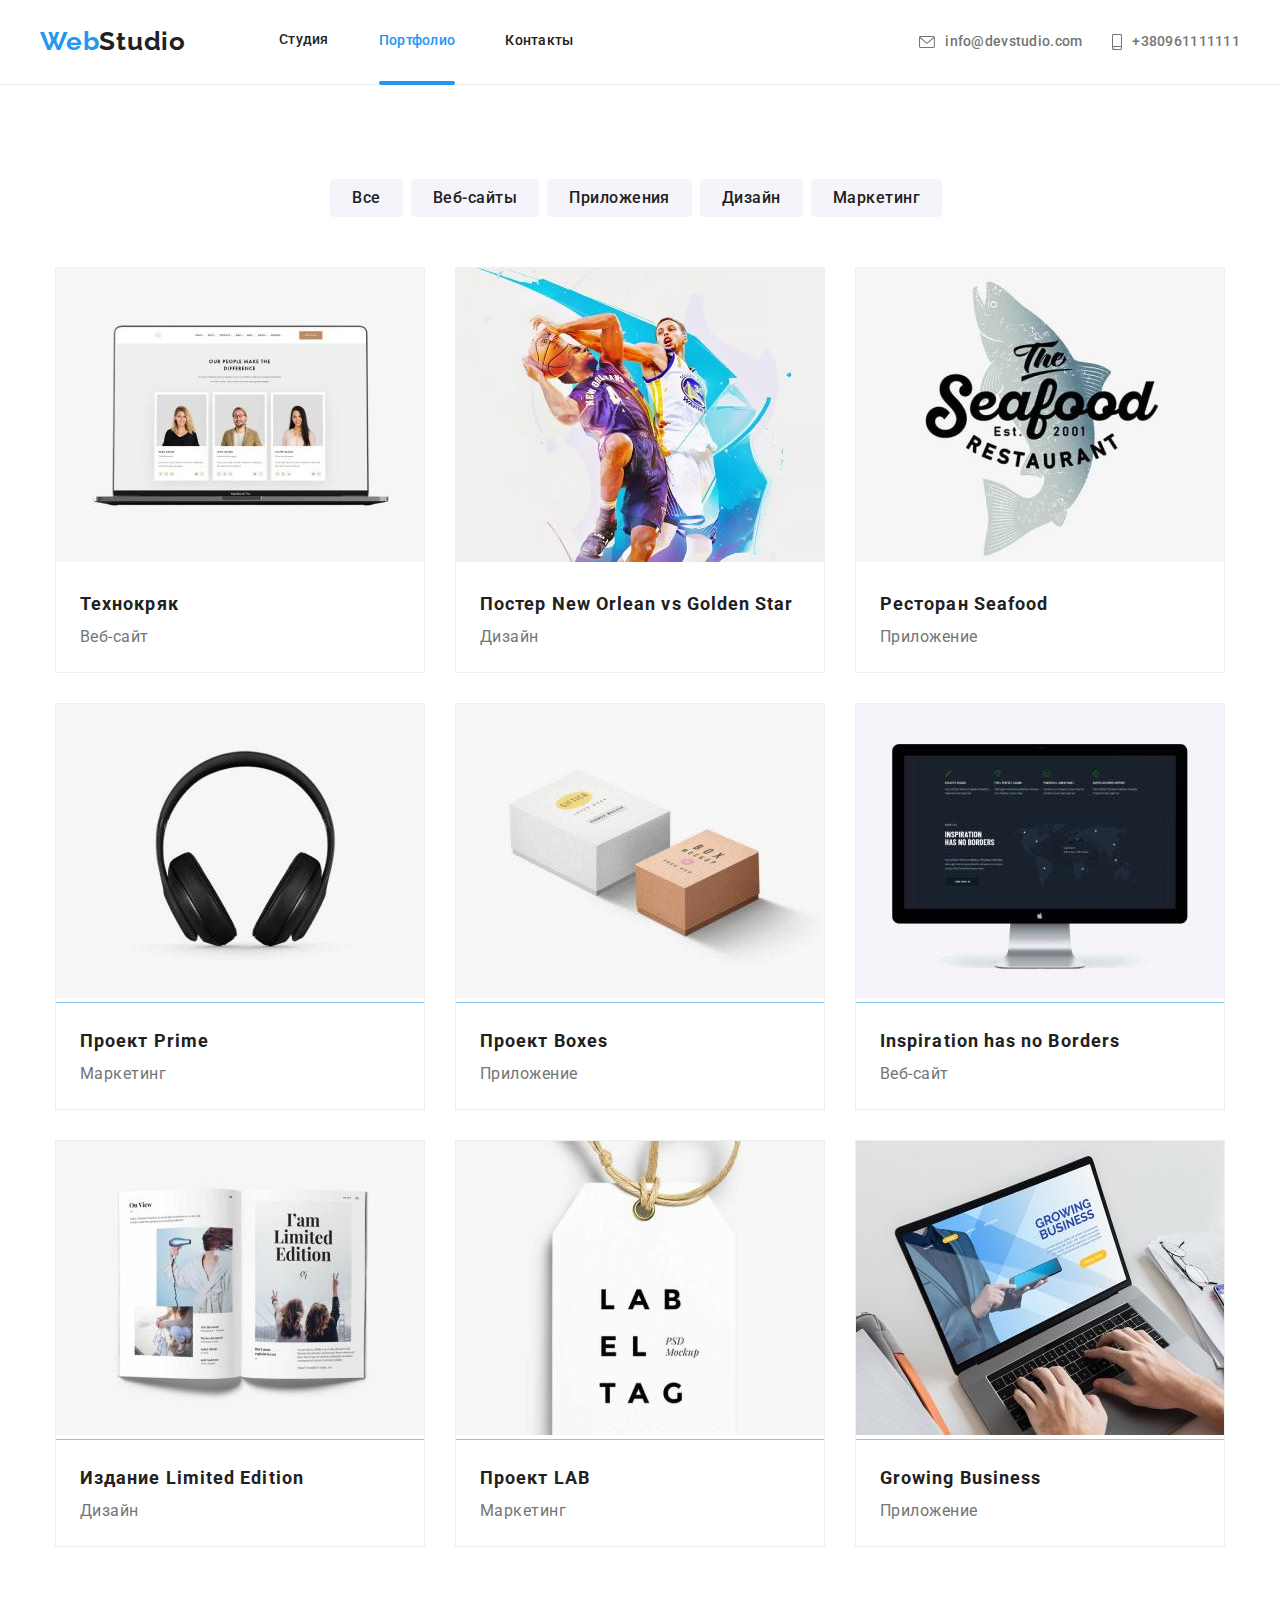
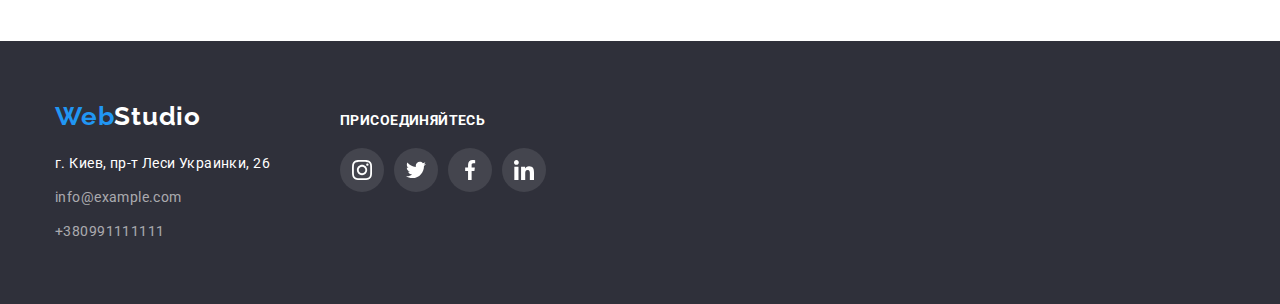
<file: portfolio.html>
<!DOCTYPE html>
<html lang="en">
<head>
    <meta charset="UTF-8">
    <meta http-equiv="X-UA-Compatible" content="IE=edge">
    <meta name="viewport" content="width=device-width, initial-scale=1.0">
    <link rel="stylesheet" href="./css/style.css">
    <link rel="preconnect" href="https://fonts.googleapis.com">
    <link rel="preconnect" href="https://fonts.gstatic.com" crossorigin>
    <link href="https://fonts.googleapis.com/css2?family=Roboto:wght@400;500;700;900&display=swap" rel="stylesheet">
    <link href="https://fonts.googleapis.com/css2?family=Oleo+Script&family=Raleway:wght@700&family=Roboto&display=swap" rel="stylesheet">
    <link rel="stylesheet" href="https://cdnjs.cloudflare.com/ajax/libs/modern-normalize/1.1.0/modern-normalize.min.css"> 
    <title>Document</title>
</head>
<body>
    
    <header class="hero-box" >

        <div class="hero-box_container main-div">

        <nav class="navbar">
                <a href="/" class="logo"><span class="logo-first">Web</span>Studio</a>           
            <ul class="nav-links list">
                <li class="nav-item"><a href="./index.html" class="link nav-link_studio_two">Студия</a></li>
                <li class="nav-item"><a href="./portfolio.html" class="link nav-link_portfolio_two">Портфолио</a></li>
                <li class="nav-item"><a href="" class="link nav-link_contacts_two">Контакты</a></li>
            </ul>
        </nav>
             <ul class="link-bars list">
                <li class="contact-icon">
                    <a href="mailto:info@devstudio.com" class="prime" aria-label="icon-envelope-mail">
                        <svg class="ico-mails envelope-mail">
                            <use href="./images/sprite.svg#icon-envelope-mail"></use>
                        </svg>
                    info@devstudio.com</a>
                </li>
                <li class="contact-icon">
                    <a href="tel:+380961111111" class="prime" aria-label="icon-smartphone">
                        <svg class="ico-mails smartphone">
                            <use href="./images/sprite.svg#icon-smartphone"></use>
                        </svg>
                    +380961111111</a>
                </li>                  
             </ul>

        </div>     

    </header>

<main class="skills-bar">
    <!-- main skills -->

    <section class="main-bar-portfolio">

        <div class="main-serch_bar container">

            <!-- search buttons -->

            <ul class="buttons-items buttons-bar">
                <li class="buttons-item first">
                    <button class="search-button option" type="button-type">Все</button>
                </li>                          
                <li class="buttons-item second">                                       
                    <button class="search-button_second option" type="button-type">Веб-сайты</button>
                </li>        
                <li class="buttons-item third">    
                    <button class="search-button_third option" type="button-type">Приложения</button>
                </li>
                <li class="buttons-item fourth">                        
                    <button class="search-button_fourth option" type="button-type">Дизайн</button>
                </li>       
                <li class="buttons-item fifth">   
                    <button class="search-button_fifth option" type="button-type">Маркетинг</button>
                </li>       
            </ul>

            <!-- Our products -->

                <ul class="employees-bar posts">
                    <li class="employees-item all">  
                        <div class="employees-open">            
                        <img src="./images/techno.jpg" class="employees-img" alt="лучшие сотрудники" width=370">
                        <p class="employees-text">
                            Технокряк это современная площадка распространения коронавируса. Компании используют эту платформу для цифрового шпионажа и атак на защищённые сервера конкурентов.
                        </p>
                        </div>
                        <div class="texts">
                            <h3 class="employees-text_item">Технокряк</h3>
                            <p class="employees-text_name">Веб-сайт</p>
                        </div> 
                    </li>                                       
                    <li class="poster-item all">  
                        <div class="employees-open">  
                        <img src="./images/poster.jpg" class="poster-img" alt="постер" width="370">
                        <p class="employees-text">
                            Технокряк это современная площадка распространения коронавируса. Компании используют эту платформу для цифрового шпионажа и атак на защищённые сервера конкурентов.
                        </p>
                        </div>
                        <div class="texts">                       
                            <h3 class="poster-text_item">Постер New Orlean vs Golden Star</h3>
                            <p class="poster-text_name">Дизайн</p>
                        </div>
                    </li>           
                    <li class="fish-item all"> 
                        <div class="employees-open">   
                        <img src="./images/fish.jpg" class="fish-img" alt="лого рыбы" width="370">
                        <p class="employees-text">
                            Технокряк это современная площадка распространения коронавируса. Компании используют эту платформу для цифрового шпионажа и атак на защищённые сервера конкурентов.
                        </p>
                        </div>
                        <div class="texts">
                            <h3 class="fish-text_item">Ресторан Seafood</h3>
                            <p class="fish-text_name">Приложение</p>
                        </div>
                    </li>                
                    <li class="headphones-item all"> 
                        <div class="employees-open">   
                        <img src="./images/headphones.jpg" class="headphones-img" alt="наушники" width="370">
                        <p class="employees-text">
                            Технокряк это современная площадка распространения коронавируса. Компании используют эту платформу для цифрового шпионажа и атак на защищённые сервера конкурентов.
                        </p>
                        </div>
                        <div class="texts">
                            <h3 class="headphones-text_item">Проект Prime</h3>
                            <p class="headphones-text_name">Маркетинг</p>
                        </div>
                    </li>                
                    <li class="box-item all">  
                        <div class="employees-open"> 
                        <img src="./images/twoboxes.jpg" class="box-img" alt="коробки" width="370">
                        <p class="employees-text">
                            Технокряк это современная площадка распространения коронавируса. Компании используют эту платформу для цифрового шпионажа и атак на защищённые сервера конкурентов.
                        </p>
                        </div>
                        <div class="texts">
                            <h3 class="box-text_item"3>Проект Boxes</h3>
                            <p class="box-text_name">Приложение</p>
                        </div>
                    </li>                 
                    <li class="apple-item all">  
                        <div class="employees-open">  
                        <img src="./images/applemonitor.jpg" class="apple-img" alt="монитор эпл" width="370">
                        <p class="employees-text">
                            Технокряк это современная площадка распространения коронавируса. Компании используют эту платформу для цифрового шпионажа и атак на защищённые сервера конкурентов.
                        </p>
                        </div>
                        <div class="texts">
                            <h3 class="apple-text_item">Inspiration has no Borders</h3>
                            <p class="apple-name">Веб-сайт</p>
                        </div>
                    </li>                 
                    <li class="book-item all">   
                        <div class="employees-open"> 
                        <img src="./images/book.jpg" class="book-img" alt="книга" width="370">
                        <p class="employees-text">
                            Технокряк это современная площадка распространения коронавируса. Компании используют эту платформу для цифрового шпионажа и атак на защищённые сервера конкурентов.
                        </p>
                        </div>
                        <div class="texts">                               
                            <h3 class="book-text_item">Издание Limited Edition</h3>
                            <p class="book-text_name">Дизайн</p>
                        </div>
                    </li>                
                    <li class="label-item all">    
                        <div class="employees-open">
                        <img src="./images/label.jpg" class="label-img" alt="этикетка" width="370">
                        <p class="employees-text">
                            Технокряк это современная площадка распространения коронавируса. Компании используют эту платформу для цифрового шпионажа и атак на защищённые сервера конкурентов.
                        </p>
                        </div>
                        <div class="texts">                               
                            <h3 class="label-text_item">Проект LAB</h3>
                            <p class="label-text_name">Маркетинг</p>
                        </div>
                    </li>                
                    <li class="note-item all">    
                        <div class="employees-open">
                        <img src="./images/note.jpg" class="note-img" alt="ноутбук" width="370">
                        <p class="employees-text">
                            Технокряк это современная площадка распространения коронавируса. Компании используют эту платформу для цифрового шпионажа и атак на защищённые сервера конкурентов.
                        </p>
                        </div>
                        <div class="texts">                               
                            <h3 class="note-text_item">Growing Business</h3>
                            <p class="note-text_name">Приложение</p>
                        </div>
                    </li>
                </ul>

        </div>

    </section>    
</main>

<footer class="foot-box" id="footer">
    <div class="container footing">

        <div class="foot">
        <p class="footer-logo">
        <a href="/" class="logo-last"><span class="logo-first">Web</span>Studio</a>
        </p>
            <address class="adress-bar">
                <ul class="adress-items">
                    <li class="address-item mapping"><a href="https://www.google.com/maps/d/u/0/viewer?msa=0&amp;mid=10uSM3H-mIU3GznYo2szRIEphczw&amp;ll=50.42732700000001%2C30.538092&amp;z=17" class="adress-link">г. Киев, пр-т Леси Украинки, 26</a></li>
                    <li class="address-item information"><a href="mailto:info@example.com" class="mail-link">info@example.com</a></li>
                    <li class="address-item mobile"><a href="tel:+380991111111" class="phone-link">+380991111111</a></li>
                </ul>    
            </address> 
        </div>    
        <div class="navigation">
            <h1 class="footter-text">присоединяйтесь</h1>
                <ul class="join lets">
                <li class="join-link">
                    <a href="#" class="icon-join icon-instagram" aria-label="icon-instagram">
                        <svg class="ico-logo instagram">
                            <use href="./images/sprite.svg#icon-instagram"></use>
                        </svg>
                    </a>
                </li>
                <li class="join-link">
                    <a href="#" class="icon-join icon-twitter" aria-label="icon-twitter">
                        <svg class="ico-logo twitter">
                            <use href="./images/sprite.svg#icon-twitter"></use>
                        </svg>
                    </a>
                </li>
                <li class="join-link">
                    <a href="#" class="icon-join icon-facebook" aria-label="icon-facebook">
                        <svg class="ico-logo facebook">
                            <use href="./images/sprite.svg#icon-facebook"></use>
                        </svg>
                    </a>
                </li>
                <li class="join-link">
                    <a href="#" class="icon-join icon-linkedin" aria-label="icon-linkedin">
                        <svg class="ico-logo linkedin">
                            <use href="./images/sprite.svg#icon-linkedin"></use>
                        </svg>
                    </a>
                </li>
            </ul> 
        </div> 

    </div>
</footer>

</body>
</html>
</file>
<file: css/style.css>
:root {
    --theme-color: #2196F3;

    --text-primary: #212121;
    --text-secondary: #757575;
    --text-secondary-ligter: #fff;

    --primary-font: 'Roboto';
    --secondary-font: 'Raleway';
}

body {
    font-family: var(--primary-font), sans-serif;
    font-style: normal;
    font-weight: 500;
    background: var(--text-secondary-ligter);
}

ul {
    list-style: none;
}

a {
    text-decoration: none;
}

address {
    font-style: normal;
}

/* ======= Header styles here ======= */ 

.list {
    padding: 0;
    margin: 0;
    list-style: none;
}

.main-div {
    display: flex;
    align-items: center;
}

.navbar {
    display: flex;
    align-items: center;
}

.hero-box {
    box-sizing: border-box;
    border-bottom: 1px solid #ECECEC;
}

.hero-box_container {
    margin-left: auto;
    margin-right: auto;
    width: 1200px;
    background-color: var(--text-secondary-ligter);
}

.logo-first {
    font-family: var(--secondary-font);
    font-weight: 700;
    font-size: 26px;
    line-height: 1.2;
    letter-spacing: 0.03em;
    color: var(--theme-color);
}

.logo {
    margin-right: 93px;
    font-family: var(--secondary-font);
    font-weight: 700;
    font-size: 26px;
    line-height: 1.2;
    letter-spacing: 0.03em;
    color: var(--text-primary);
} 

.nav-links {
    display: flex;  
    font-family: inherit;
}

.nav-links :hover,
.nav-links :focus {
    color: var(--theme-color);
}

.nav-links .nav-item {
    margin-right: 50px;
}

.nav-links .nav-item:last-child {
    margin-right: 0px;
}

.link-bars {
    display: flex;
    margin-left: auto;
}

.link-bars :hover,
.link-bars :focus {
    color: var(--theme-color);
}

.link-bars .contact-icon {
    margin-right: 30px;
}

.link-bars .contact-icon:last-child {
    margin-right: 0px;
}    

.nav-links .studio {
    color: var(--theme-color);
}

.link {
    display: block;
    padding-top: 32px;
    padding-bottom: 32px;
    font-family: var(--primary-font);
    font-size: 14px;
    line-height: 1.1;
    letter-spacing: 0.02em;
    color: var(--text-primary);

    transition-duration: 250ms;
    transition-timing-function: cubic-bezier(0.4, 0, 0.2, 1);
}

.studio::after {
    content: "";
    display: block;
    position: relative;
    width: 100%;
    height: 4px;
    bottom: 0;
    top: 33px;
    background: var(--theme-color);
    border-radius: 2px;
}

.prime {
    display: flex; 
    padding-top: 32px;
    padding-bottom: 32px;
    align-items: center;
    justify-content: center;
    font-family: var(--primary-font);
    font-size: 14px;
    line-height: 1.1;
    letter-spacing: 0.02em;
    color: var(--text-secondary);

    transition-duration: 250ms;
    transition-timing-function: cubic-bezier(0.4, 0, 0.2, 1);
}

.envelope-mail {
    width: 16px;
    height: 12px;
    margin-right: 10px;
    fill: var(--text-secondary);
}

.smartphone {
    width: 10px;
    height: 16px;
    margin-right: 10px;
    fill: var(--text-secondary);
}

.prime:hover .ico-mails,
.prime:focus .ico-mails {
    fill: var(--theme-color);
} 

/* == main == What we do == */
.nav-link_studio_two {
    font-family: var(--primary-font);
    font-size: 14px;
    line-height: 1.1;
    letter-spacing: 0.02em;
    color: var(--text-primary);
}

.nav-link_portfolio_two {
    font-family: var(--primary-font);
    font-size: 14px;
    line-height: 16px;
    letter-spacing: 0.02em;
    color: var(--theme-color);
}

.nav-link_portfolio_two::after {
    content: "";
    display: block;
    position: relative;
    width: 100%;
    height: 4px;
    bottom: 0;
    top: 33px;
    background: var(--theme-color);
    border-radius: 2px;
}

.nav-link_contacts_two {
    font-family: var(--primary-font);
    font-size: 14px;
    line-height: 16px;
    letter-spacing: 0.02em;
    color: var(--text-primary);
}

.nav-link {
    color: var(--text-primary);
}

/* ===== body there ==== */

.business-bar {
    max-width: 1600px;
    height: 600px;
    padding: 200px 0;
    margin: auto;
    text-align: center;
    border: 1px solid var(--theme-color);
    background-image: linear-gradient(#2F303A80, #2F303A40), url(../images/Img.jpg); 
    background-position: 0px 0px;
    background-size: 100% 100%;
}

.business-title_bar {
    margin-top: 0;
    margin-bottom: 30px; 
    font-family: var(--primary-font);
    font-weight: 900;
    font-size: 44px;
    line-height: 1.4;
    letter-spacing: 0.06em;
    text-transform: uppercase;
    color: var(--text-secondary-ligter);
}

.section-button {
    display: inline-block;
    padding: 10px 32px;
    background: var(--theme-color);
    border-radius: 4px;
    min-width: 200px;
    border: transparent;
    text-align: center;

    font-family: var(--primary-font);
    font-weight: 700;
    font-size: 16px;
    line-height: 1.9;

    box-shadow: 0px 4px 4px rgba(0, 0, 0, 0.15);
    color: var(--text-secondary-ligter);
}

.container {
    width: 1200px;
    padding-left: 15px;
    padding-right: 15px;
    background: var(--text-secondary-ligter);
    margin-left: auto;
    margin-right: auto;
}

.description-bar {
    padding-top: 94px;
    padding-bottom: 94px;
} 

.details {
    display: flex;
}

.icon-details {
    display: flex;
    align-items: center;
    justify-content: center;
    margin-bottom: 30px;
    width: 270px;
    height: 120px;
    background: #F5F4FA;
    border-radius: 4px;
}

.aim-bar {
    padding: 0;
    margin: 0;
    list-style: none;
}   

.aim {
    margin-right: 30px;
}

.aim:last-child {
    margin-right: 0;
}

.ico-attention {
    width: 70px;
    height: 70px;
}

.attention-text_bar {
    margin-top: 0;
    margin-bottom: 10px;
    font-family: var(--primary-font);
    font-weight: 700;
    font-size: 14px;
    line-height: 1.1;
    letter-spacing: 0.03em;
    text-transform: uppercase;
    color: var(--text-primary);
}

.idea-text_bar {
    margin-top: 0;
    margin-bottom: 0;
    font-family: var(--primary-font);
    font-weight: 400;
    font-size: 14px;
    line-height: 1.7;
    letter-spacing: 0.03em;
    color: var(--text-secondary);
}

.punctuality-text_bar {
    margin-top: 0;
    margin-bottom: 10px;
    font-family: var(--primary-font);
    font-weight: 700;
    font-size: 14px;
    line-height: 1.1;
    letter-spacing: 0.03em;
    text-transform: uppercase;
    color: var(--text-primary);
}

.task-text_bar {
    margin-top: 0;
    margin-bottom: 0;
    font-family: var(--primary-font);
    font-weight: 400;
    font-size: 14px;
    line-height: 1.7;
    letter-spacing: 0.03em;
    color: var(--text-secondary);
}

.plan-text_bar {
    margin-top: 0;
    margin-bottom: 10px;
    font-family: var(--primary-font);
    font-weight: 700;
    font-size: 14px;
    line-height: 1.1;
    letter-spacing: 0.03em;
    text-transform: uppercase;
    color: var(--text-primary);
}

.consultation-text_bar {
    margin-top: 0;
    margin-bottom: 0;
    font-family: var(--primary-font);
    font-weight: 400;
    font-size: 14px;
    line-height: 1.7;
    letter-spacing: 0.03em;
    color: var(--text-secondary);
}

.modern-text_bar {
    margin-top: 0;
    margin-bottom: 10px;
    font-family: var(--primary-font);
    font-weight: 700;
    font-size: 14px;
    line-height: 1.1;
    letter-spacing: 0.03em;
    text-transform: uppercase;
    color: var(--text-primary);
}

.significance-text_bar {
    margin-top: 0;
    margin-bottom: 0;
    font-family: var(--primary-font);
    font-weight: 400;
    font-size: 14px;
    line-height: 1.7;
    letter-spacing: 0.03em;
    color: var(--text-secondary);
}

.doing-items .img_one {
    width: 370px;
}

.doing-bar {
    padding-bottom: 94px;
}

.level {
    display: flex;
}

.img_one {
    position: relative;
}

.text-do {
    display: flex;
    justify-content: center;
    align-items: center;
    position: absolute;
    width: 370px;
    height: 70px;
    bottom: 0;
    left: 0;
    background: rgba(47, 48, 58, 0.8);
}

.doing-write {
    display: flex;
    justify-content: center;
    margin-top: 0;
    margin-bottom: 0;
    position: absolute;   
    font-family: var(--primary-font);
    font-style: normal;
    font-weight: 700;
    font-size: 14px;
    line-height: 16px;
    text-align: center;
    letter-spacing: 0.03em;
    text-transform: uppercase;

    color: var(--text-secondary-ligter);
}

.doing-item {
    margin-right: 30px;
}

.doing-item:last-child {
    margin-right: 0;
}

.level {
    margin: 0;
    padding: 0;
    list-style: none;
} 

.doing-text_bar {
    margin-top: 0; 
    padding: 0;
    text-align: center;
    margin-bottom: 50px;
    font-family: var(--primary-font);
    font-weight: 700;
    font-size: 36px;
    line-height: 42px;
    letter-spacing: 0.03em;
    color: var(--text-primary);
}

.crew-bar {
    padding-bottom: 94px;
    padding-top: 94px;
    background: #F5F4FA;
}

.design-items {
    display: flex;
}

.level_two {
    padding: 0;
    margin: 0;
    list-style: none;
}

.design-items .img-two {
    width: 270px;
}

.pictures {
    display: block;
}

.img-two {
    margin-right: 30px;
    margin-bottom: 0;
    margin-top: 0;
    background: #FFFFFF;
    box-shadow: 0px 1px 3px rgba(0, 0, 0, 0.12), 0px 1px 1px rgba(0, 0, 0, 0.14), 0px 2px 1px rgba(0, 0, 0, 0.2);
    border-radius: 0px 0px 4px 4px;
} 

.img-two:last-child {
    margin-right: 0;
}

.crew {
    background: #F5F4FA;
} 

.team {
    padding-top: 30px;
    padding-bottom: 30px;
}

.connects {
    display: flex;
    padding: 0;
    margin: 0;
    justify-content: center;
}

.connect-join {
    display: inline-flex;
    justify-content: center;
    align-items: center;
    width: 44px;
    height: 44px;
    border-radius: 50%;
    background: var(--text-secondary-ligter); 

    transition-duration: 250ms;
    transition-timing-function: cubic-bezier(0.4, 0, 0.2, 1);
}

.connect-logo {
    width: 20px;
    height: 20px;   
    fill: #AFB1B8;

    transition-duration: 250ms;
    transition-timing-function: cubic-bezier(0.4, 0, 0.2, 1);
}

.connect-join:focus .connect-logo, 
.connect-join:hover .connect-logo {
    fill: var(--text-secondary-ligter);
}

.connect-join:focus,
.connect-join:hover {
    background: var(--theme-color);
}

.connects .connect-link:not(:last-child) {
    margin-right: 10px;
}

.crew-text_bar {
    margin-top: 0;
    margin-bottom: 50px;
    font-family: var(--primary-font);
    font-weight: 700;
    font-size: 36px;
    line-height: 1.2;
    text-align: center;
    letter-spacing: 0.03em;
    color: var(--text-primary);
}

.design-text_item {
    margin-top: 0;
    margin-bottom: 10px;
    font-family: var(--primary-font);
    font-weight: 500;
    font-size: 16px;
    line-height: 1.2;
    text-align: center;
    letter-spacing: 0.03em;
    color: var(--text-primary);
}

.design-text_name {
    margin: 0 0 16px 0;
    font-family: var(--primary-font);
    font-weight: 400;
    font-size: 16px;
    line-height: 1.2;
    text-align: center;
    letter-spacing: 0.03em;    
    color: var(--text-secondary);
}

.frontend-text_item {
    margin-top: 0;
    margin-bottom: 10px;
    font-family: var(--primary-font);
    font-weight: 500;
    font-size: 16px;
    line-height: 1.2;
    text-align: center;
    letter-spacing: 0.03em;
    color: var(--text-primary);
}

.frontend-text_name {
    margin: 0 0 16px 0;
    font-family: var(--primary-font);
    font-weight: 400;
    font-size: 16px;
    line-height: 1.2;
    text-align: center;
    letter-spacing: 0.03em;
    color: var(--text-secondary);
   
}

.market-text_item {
    margin-top: 0;
    margin-bottom: 10px;
    font-family: var(--primary-font);
    font-weight: 500;
    font-size: 16px;
    line-height: 1.2;
    text-align: center;
    letter-spacing: 0.03em;
    color: var(--text-primary);
}

.market-text_name {
    margin: 0 0 16px 0;
    font-family: var(--primary-font);
    font-weight: 400;
    font-size: 16px;
    line-height: 1.2;
    text-align: center;
    letter-spacing: 0.03em;
    color: var(--text-secondary);
}

.ui-text_item {
    margin-top: 0;
    margin-bottom: 10px;
    font-family: var(--primary-font);
    font-weight: 500;
    font-size: 16px;
    line-height: 1.2;
    text-align: center;
    letter-spacing: 0.03em;
    color: var(--text-primary);
}

.ui-text_name {
    margin: 0 0 16px 0;
    font-family: var(--primary-font);
    font-weight: 400;
    font-size: 16px;
    line-height: 1.2;
    text-align: center;
    letter-spacing: 0.03em;
    color: var(--text-secondary);
}

.clients-bar {
    background: var(--text-secondary-ligter);
    padding-top: 94px;
    padding-bottom: 94px;
}

.clients-tsxt_bar {
    margin: 0 0 50px 0;
    font-family: var(--primary-font);
    font-weight: 700;
    font-size: 36px;
    line-height: 42px;
    text-align: center;
    letter-spacing: 0.03em;

    color: #212121;
}

.clients-items {
    display: flex;
    padding: 0;
    margin: 0;
    list-style: none;
} 

.clients-ico {
    display: flex;
    align-items: center;
    justify-content: center; 
    width: 170px;
    height: 92px;
    border: 1px solid #AFB1B8;
    box-sizing: border-box;
    border-radius: 4px;  

    transition-duration: 250ms;
    transition-timing-function: cubic-bezier(0.4, 0, 0.2, 1);
}

.clients-items .craft-logo {
    width: 106px;
    height: 60px;
    fill: #AFB1B8; 
    
    transition-duration: 250ms;
    transition-timing-function: cubic-bezier(0.4, 0, 0.2, 1);
}

.clients-ico:focus .craft-logo,
.clients-ico:hover .craft-logo{
    fill: var(--theme-color);
}

.clients-ico:focus,
.clients-ico:hover {
    border: 1px solid var(--theme-color);
}

.clients-items .img-icons:not(:last-child) {
    margin-right: 30px;
}

/* ==== footer there ==== */

.adress-items {
    display: flex;
    flex-direction: column;
} 

.adress-items {
    padding: 0;
    margin: 0;
}

.foot {
    background: #2F303A;
}

.foot-box {
    padding-top: 60px;
    padding-bottom: 60px;
    background: #2F303A;
}

.footer-logo {
    margin-top: 0;
    margin-bottom: 20px;
}    

.address-item {
    margin-bottom: 10px;
}

.address-item:last-child {
    margin-bottom: 0;
}

.logo-last {
    font-family: var(--secondary-font);
    font-weight: 700;
    font-size: 26px;
    line-height: 31px;
    letter-spacing: 0.03em;
    color: var(--text-secondary-ligter);
}

.adress-link {
    font-family: var(--primary-font);
    font-weight: 400;
    font-size: 14px;
    line-height: 1.7;
    letter-spacing: 0.03em;
    color: var(--text-secondary-ligter);
}

.mail-link {
    font-family: var(--primary-font);
    font-weight: 400;
    font-size: 14px;
    line-height: 1.7;
    letter-spacing: 0.03em;
    color: rgba(255, 255, 255, 0.6);
}

.phone-link {
    font-family: var(--primary-font);
    font-weight: 400;
    font-size: 14px;
    line-height: 1.7;
    letter-spacing: 0.03em;
    color: rgba(255, 255, 255, 0.6);
}

.footing {
    display: flex;
    align-items: baseline; 
    background: #2F303A;
}

.navigation {
    margin-left: 70px;  
}  

.footter-text {
    margin: 0px 0px 20px 0px;
    padding: 0;
    font-family: var(--primary-font);
    font-weight: 700px;
    font-size: 14px;
    line-height: 16px;
    letter-spacing: 0.03em;
    text-transform: uppercase;
    color: var(--text-secondary-ligter);
}

.join {
    display: flex;
    padding: 0;
    margin: 0;
    list-style: none;
} 

.icon-join {
    display: inline-flex;
    justify-content: center;
    align-items: center;
    width: 44px;
    height: 44px;
    border-radius: 50%;
    background: #44454E;

    transition-duration: 250ms;
    transition-timing-function: cubic-bezier(0.4, 0, 0.2, 1);
} 

.join .join-link:not(:last-child) {
    margin-right: 10px;
} 

.icon-join .ico-logo {
    width: 20px;
    height: 20px;   
    fill: var(--text-secondary-ligter);
} 

.icon-join:focus,
.icon-join:hover {
    background: var(--theme-color);
}

.sub-us {
    display: block;
    margin-left: 93px;
}

.sub-us_form {
    display: flex;
    flex-direction: column;
}

.text-use {
    font-family: Roboto;
    font-style: normal;
    font-weight: bold;
    font-size: 14px;
    line-height: 16px;
    letter-spacing: 0.03em;
    text-transform: uppercase;
    padding: 0;
    margin: 0;
    border: none;

    color: var(--text-secondary-ligter);
}

.sub-us_name {
    display: flex;
}

.label {
    cursor: default;
}

.sub-us_mail {
    display: flex;
    margin-top: 20px;
    width: 358px;
    height: 50px;
    padding: 16px 17px;
    border: 1px solid rgba(255, 255, 255, 0.3);
    box-sizing: border-box;
    filter: drop-shadow(0px 4px 4px rgba(0, 0, 0, 0.15));
    border-radius: 4px;
    letter-spacing: 0.03em;
    color: rgba(255, 255, 255, 0.6);
    background-color: #2f303a;
}

.sub-button {
    width: 200px;
    height: 50px;
    margin-top: 20px;
    margin-left: 12px;
    font-family: var(--primary-font);
    font-weight: bold;
    border: transparent;
    font-size: 16px;
    line-height: 1.87;
    letter-spacing: 0.06em;
    background: var(--theme-color);
    border-radius: 4px;
    color: #FFFFFF;
    background-image: url(../images/icon\ send.svg);
    background-repeat: no-repeat;
    background-position-y: center;
    background-position-x: 150px;
}

.sub-button:hover {
    box-shadow: 0px 4px 4px rgba(0, 0, 0, 0.15);
}

.text-span {
    margin-left: -30px;
}

/* ==== portf0lio body ==== */

.main-bar-portfolio {
    padding-top: 94px;
    padding-bottom: 94px;
}

.buttons-bar {
    padding: 0;
    margin: 0;
}

.buttons-items {
    display: flex;
    justify-content: center;
    padding-bottom: 50px;
}

.option {
    transition-duration: 250ms;
    transition-timing-function: cubic-bezier(0.4, 0, 0.2, 1);
}

.buttons-item {
    margin-right: 8px; 
}

.buttons-item .option {
    text-align: center;
}

.buttons-items :focus,
.buttons-items :hover {
    color: var(--text-secondary-ligter);
    background: var(--theme-color);
    box-shadow: 0px 3px 1px rgba(0, 0, 0, 0.1), 0px 1px 2px rgba(0, 0, 0, 0.08), 0px 2px 2px rgba(0, 0, 0, 0.12);
    border-radius: 4px;
    border: transparent;
}

.option {
    padding: 6px 22px;
    min-width: 73px;
    background: #F5F4FA;
    border-radius: 4px;
    border: transparent;

    font-family: var(--primary-font);
    font-weight: 500;
    font-size: 16px;
    line-height: 1.6;
    text-align: center;
    letter-spacing: 0.03em;
    color: var(--text-primary);
}

.posts {
    padding: 0;
    margin: 0;
    list-style: none;

    transition-duration: 250ms;
    transition-timing-function: cubic-bezier(0.4, 0, 0.2, 1);
}

.all {
    width: calc((100% - 60px) / 3);
    margin-right: 30px;
    margin-bottom: 30px;
    padding: 0;
    background: var(--text-secondary-ligter);
    border: 1px solid #EEEEEE;
    box-sizing: border-box;

    transition-duration: 250ms;
    transition-timing-function: cubic-bezier(0.4, 0, 0.2, 1);
}

.posts .all:focus,
.posts .all:hover {
box-shadow: 0px 1px 1px rgba(0, 0, 0, 0.12), 0px 4px 4px rgba(0, 0, 0, 0.06), 1px 4px 6px rgba(0, 0, 0, 0.16);
} 

.all:nth-child(3n) {
    margin-right: 0; 
} 

.employees-bar {
    display: flex;
    flex-wrap: wrap;
}

.book-item,
.label-item,
.note-item {
    margin-bottom: 0;
}

.texts {
    padding-top: 20px;
    padding-bottom: 20px;
    padding-left: 24px;
}

.employees-open {
    overflow: hidden;
    position: relative;
}

.employees-text {
    display: flex;
    justify-content: center;
    align-items: center;
    position: absolute;
    top: 0;
    left: 0;
    padding: 63px 24px;
    margin: 0;
    width: 100%;
    height: 100%;
    background-color: rgba(33, 150, 243, 0.9);
    font-family: var(--primary-font);
    font-style: normal;
    font-weight: normal;
    font-size: 18px;
    line-height: 1.5;
    letter-spacing: 0.03em;
    color: var(--text-secondary-ligter);
    transform: translateY(100%);

    transition-duration: 250ms;
    transition-timing-function: cubic-bezier(0.4, 0, 0.2, 1);
} 

.all:hover .employees-text,
.all:focus .employees-text {
    overflow: visible;
    transform: translateY(0);
}

.employees-text_item {
    margin: 0;
    font-family: var(--primary-font);
    font-weight: 700;
    font-size: 18px;
    line-height: 2;
    letter-spacing: 0.06em;
    color: var(--text-primary);
}

.employees-text_name {
    margin: 0;
    font-family: var(--primary-font);
    font-weight: 400;
    font-size: 16px;
    line-height: 1.9;
    letter-spacing: 0.03em;
    color: var(--text-secondary);
}

.poster-text_item {
    margin: 0;
    font-family: var(--primary-font);
    font-weight: 700;
    font-size: 18px;
    line-height: 2;
    letter-spacing: 0.06em;
    color: var(--text-primary);
}

.poster-text_name {
    margin: 0;
    font-family: var(--primary-font);
    font-weight: 400;
    font-size: 16px;
    line-height: 1.9;
    letter-spacing: 0.03em;
    color: var(--text-secondary);
}

.fish-text_item {
    margin: 0;
    font-family: var(--primary-font);
    font-weight: 700;
    font-size: 18px;
    line-height: 2;
    letter-spacing: 0.06em;
    color: var(--text-primary);
}

.fish-text_name {
    margin: 0;
    font-family: var(--primary-font);
    font-weight: 400;
    font-size: 16px;
    line-height: 1.9;
    letter-spacing: 0.03em;
    color: var(--text-secondary);
}

.headphones-text_item {
    margin: 0;
    font-family: var(--primary-font);
    font-weight: 700;
    font-size: 18px;
    line-height: 2;
    letter-spacing: 0.06em;
    color: var(--text-primary);
}

.headphones-text_name {
    margin: 0;
    font-family: var(--primary-font);
    font-weight: 400;
    font-size: 16px;
    line-height: 1.9;
    letter-spacing: 0.03em;
    color: var(--text-secondary);
}

.box-text_item {
    margin: 0;
    font-family: var(--primary-font);
    font-weight: 700;
    font-size: 18px;
    line-height: 2;
    letter-spacing: 0.06em;
    color: var(--text-primary);
}

.box-text_name {
    margin: 0;
    font-family: var(--primary-font);
    font-weight: 400;
    font-size: 16px;
    line-height: 1.9;
    letter-spacing: 0.03em;
    color: var(--text-secondary);
}

.apple-text_item {
    margin: 0;
    font-family: var(--primary-font);
    font-weight: 700;
    font-size: 18px;
    line-height: 2;
    letter-spacing: 0.06em;
    color: var(--text-primary);
}

.apple-name {
    margin: 0;
    font-family: var(--primary-font);
    font-weight: 400;
    font-size: 16px;
    line-height: 1.9;
    letter-spacing: 0.03em;
    color: var(--text-secondary);
}

.book-text_item {
    margin: 0;
    font-family: var(--primary-font);
    font-weight: 700;
    font-size: 18px;
    line-height: 2;
    letter-spacing: 0.06em;
    color: var(--text-primary);
}

.book-text_name {
    margin: 0;
    font-family: var(--primary-font);
    font-weight: 400;
    font-size: 16px;
    line-height: 1.9;
    letter-spacing: 0.03em;
    color: var(--text-secondary);
}

.label-text_item {
    margin: 0;
    font-family: var(--primary-font);
    font-weight: 700;
    font-size: 18px;
    line-height: 2;
    letter-spacing: 0.06em;
    color: var(--text-primary);
}

.label-text_name {
    margin: 0;
    font-family: var(--primary-font);
    font-weight: 400;
    font-size: 16px;
    line-height: 1.9;
    letter-spacing: 0.03em;
    color: var(--text-secondary);
}

.note-text_item {
    margin: 0;
    font-family: var(--primary-font);
    font-weight: 700;
    font-size: 18px;
    line-height: 2;
    letter-spacing: 0.06em;
    color: var(--text-primary);
}

.note-text_name {
    margin: 0;
    font-family: var(--primary-font);
    font-weight: 400;
    font-size: 16px;
    line-height: 1.9;
    letter-spacing: 0.03em;
    color: var(--text-secondary);
}

/* ==== BACKDROP ==== */

.backdrop {
    position: fixed;
    top: 0;
    bottom: 0;
    width: 100%;
    height: 100%;
    background-color: rgba(0, 0, 0, 0.2);
    transform: scale(1);
    visibility: visible;

    transition-duration: 250ms;
    transition-timing-function: cubic-bezier(0.4, 0, 0.2, 1);
}

.backdrop.is-hidden {
    opacity: 0;
    pointer-events: none;
    transform: scale(0);
}

.modal {
    min-height: 581px;
    min-width: 528px;
    background-color: #FFFFFF;
    position: absolute;
    top: 50%;
    left: 50%;
    transform: translate(-50%, -50%) scale(1);
    transition-duration: 250ms;
    transition-timing-function: cubic-bezier(0.4, 0, 0.2, 1);    
    box-shadow: 0px 1px 3px rgba(0, 0, 0, 0.12), 0px 1px 1px rgba(0, 0, 0, 0.14), 0px 2px 1px rgba(0, 0, 0, 0.2);
    border-radius: 4px;
}

.close-x {
    position: absolute;
    width: 30px;
    height: 30px;
    top: 8px;
    right: 8px;
    cursor: pointer;
    padding: 0;
    background: #FFFFFF;
    border: 1px solid rgba(0, 0, 0, 0.1);
    border-radius: 50px;
}

.close-x-button {
    position: absolute;
    top: 9.5px;
    right: 9.5px;
    bottom: 9.5px;
    left: 9.5px;
    transition-duration: fill 250ms;
    transition-timing-function: cubic-bezier(0.4, 0, 0.2, 1);
}

.close-x:focus .close-x-button,
.close-x:hover .close-x-button {
    fill: var(--theme-color);
}

.form {
    justify-content: center;
    align-items: center;
    margin-left: auto;
    margin-right: auto;
    width: 448px;
    min-height: 581px;
    position: relative;
    padding: 40px 0;
}

.form--input-box {
    display: flex;
    flex-direction: column;
    position: relative;
    margin-bottom: 10px;
    font-size: 12px;
    line-height: 1.16;
    letter-spacing: 0.01em;
    color: var(--text-secondary);
}

.check--modal-box {
    position: relative;
    display: flex;
    flex-direction: column;
    position: relative;
    font-size: 12px;
    line-height: 1.16;
    letter-spacing: 0.01em;
    color: var(--text-secondary);
}

.form--input-box input {
    padding: 12px;
    padding-left: 42px;
    font-style: 16px;
    border: 1px solid rgba(33, 33, 33, 0.2);
    border-radius: 4px;
}

legend {
    font-family: var(--primary-font);
    font-weight: bold;
    font-size: 20px;
    line-height: 1.15;
    text-align: center;
    letter-spacing: 0.03em;
    color: var(--text-primary);
    margin-bottom: 12px;
    font-style: normal;
}

.form--input-box:focus {
    outline: none;
    border: 1px solid var(--theme-color);
}
 
.form-name {
    margin-top: 4px;
}

.form--input-box .form-name {
    font-size: 14px;
    line-height: 1.71;
}

.form--input {
    width: 100%;
    height: 40px;
    margin: 0;
    padding: 12px 20px;
    padding-left: 42px;
    font: inherit;
    position: relative;
    border: 1px solid rgba(33, 33, 33, 0.2);
    border-radius: 4px;
    transition-duration: 250ms;
    transition-timing-function: cubic-bezier(0.4, 0, 0.2, 1);
}

.form--input:focus {
    outline: none;
    border: 1px solid var(--theme-color);
}

.form--input:focus + .form--icon {
    fill: var(--theme-color);
    transition-duration: 250ms;
    transition-timing-function: cubic-bezier(0.4, 0, 0.2, 1);
}

.form--icon {
    position: absolute;
    top: 50%;
    left: 15px;
}

.check--icon {
    fill: #fff;
}

.form--message {
    width: 100%;
    resize: none;
    padding: 12px 16px;
    font: inherit;
    border: 1px solid rgba(117, 117, 117, 0.5);
    border-radius: 4px;
    min-height: 120px;
    margin-top: 4px;
    transition-duration: border 250ms;
    transition-timing-function: cubic-bezier(0.4, 0, 0.2, 1);
}

.form--message:focus {
    outline: none;
    border: 1px solid var(--theme-color);
}

.form--policy {
    font-size: 14px;
    color: var(--text-secondary);
    margin-bottom: 30px;
    display: flex;
    align-items: center;
    margin-left: 12px;
    margin-top: 12px;
}

.form--policy-name {
    margin-left: 25px;
}

.form--policy-checkbox {
    position: absolute;
    width: 1px;
    height: 1px;
    margin: -1px;
    border: 0px;
    padding: 0px;
    clip: rect(0 0 0 0);
    overflow: hidden;
    z-index: 100;
}

.form--policy-check {
    position: absolute;
    display: block;
    content: '';
    width: 16px;
    height: 15px;
    border: 1px solid #212121;
    border-radius: 2px;
    margin-right: 10px;
    top: 12px;
    left: 12px;
    transition-duration: 250ms;
    transition-timing-function: cubic-bezier(0.4, 0, 0.2, 1);
}

.form--policy-checkbox:checked + .form--policy-check{
    background-color: var(--theme-color);
    border: none;
}

.form--policy a {
    color: var(--theme-color);
    text-decoration: underline;
}

.form-submit-button {
    display: block;
    width: 200px;
    height: 50px;
    font-family: var(--primary-font);
    font-weight: bold;
    font-size: 16px;
    line-height: 1.87;
    letter-spacing: 0.06em;
    background-color: var(--theme-color);
    color: #fff;
    border: none;
    margin: 0 auto;
    border-radius: 4px;
    font-family: var(--primary-font);
    cursor: pointer;
    transition-duration: box-shadow 250ms;  
    transition-timing-function: background-color cubic-bezier(0.4, 0, 0.2, 1);
}

.form-submit-button:hover {
    background-color: #188ce8;
    box-shadow: 0px 4px 4px rgba(0, 0, 0, 0.15);
}
</file>
